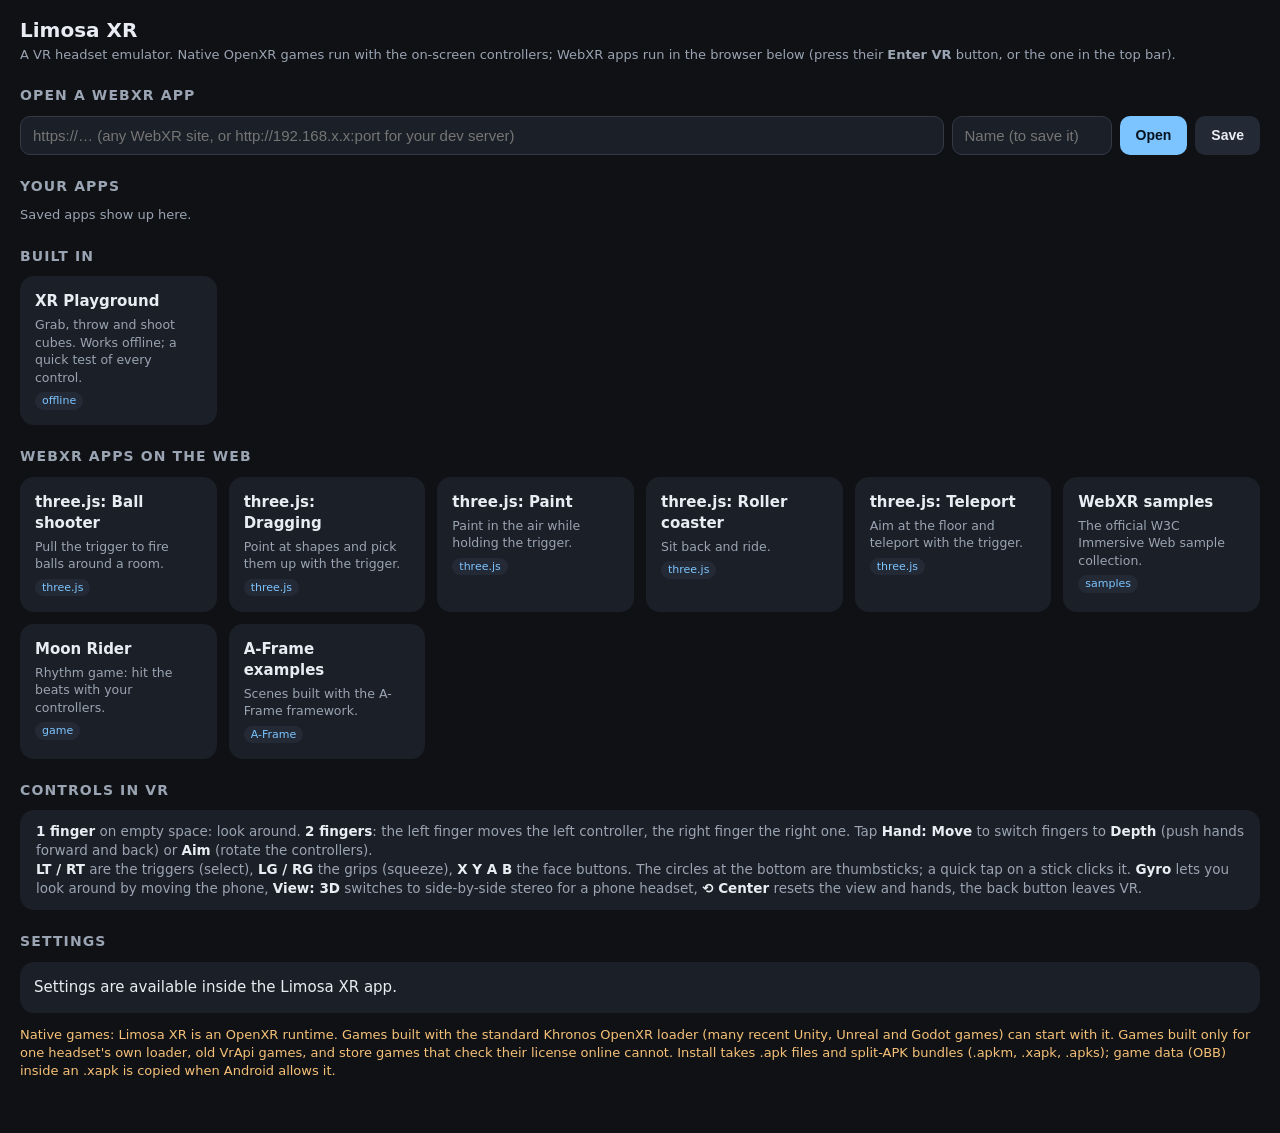
<file: xr/src/main/assets/home/index.html>
<!doctype html>
<html lang="en">
<head>
<meta charset="utf-8">
<meta name="viewport" content="width=device-width, initial-scale=1">
<title>Limosa XR Home</title>
<style>
  :root { --bg:#0f1115; --card:#1b1f27; --card2:#242a35; --text:#e9edf3; --dim:#9aa4b2; --accent:#7cc4ff; --warn:#f6c177; }
  * { box-sizing:border-box; }
  body { margin:0; background:var(--bg); color:var(--text); font:15px/1.4 system-ui, sans-serif; padding:16px 20px 40px; }
  h1 { font-size:20px; margin:0 0 2px; }
  h2 { font-size:14px; text-transform:uppercase; letter-spacing:.08em; color:var(--dim); margin:22px 0 10px; }
  .sub { color:var(--dim); font-size:13px; }
  .grid { display:grid; grid-template-columns:repeat(auto-fill, minmax(190px, 1fr)); gap:12px; }
  .card { background:var(--card); border-radius:14px; padding:14px; cursor:pointer; position:relative; border:1px solid transparent; }
  .card:active { border-color:var(--accent); }
  .card .t { font-weight:600; margin-bottom:4px; padding-right:18px; }
  .card .d { color:var(--dim); font-size:12.5px; }
  .card .x { position:absolute; right:8px; top:6px; color:var(--dim); font-size:18px; padding:2px 6px; }
  .tag { display:inline-block; font-size:11px; padding:1px 7px; border-radius:10px; background:var(--card2); color:var(--accent); margin-top:6px; }
  form { display:flex; gap:8px; flex-wrap:wrap; }
  input[type=text], input[type=url] { flex:1 1 160px; background:var(--card); color:var(--text); border:1px solid #333a46; border-radius:10px; padding:10px 12px; font-size:15px; min-width:0; }
  button { background:var(--accent); color:#06121d; border:0; border-radius:10px; padding:10px 16px; font-weight:600; font-size:14px; }
  .settings { background:var(--card); border-radius:14px; padding:6px 14px; }
  .row { display:flex; align-items:center; justify-content:space-between; gap:12px; padding:9px 0; border-bottom:1px solid #2a303b; }
  .row:last-child { border-bottom:0; }
  .row label { flex:1; }
  .row small { display:block; color:var(--dim); }
  .row output { width:52px; text-align:right; color:var(--accent); font-variant-numeric:tabular-nums; }
  input[type=range] { width:150px; }
  .help { background:var(--card); border-radius:14px; padding:12px 16px; color:var(--dim); font-size:13.5px; }
  .help b { color:var(--text); }
  .note { color:var(--warn); font-size:13px; }
  .apps { display:flex; flex-direction:column; gap:8px; }
  .app { background:var(--card); border-radius:12px; padding:10px 12px; display:flex; align-items:center; gap:12px; }
  .app .info { flex:1; min-width:0; }
  .app .n { font-weight:600; overflow:hidden; text-overflow:ellipsis; white-space:nowrap; }
  .app .s { font-size:12.5px; color:var(--dim); }
  .app .d { font-size:11.5px; color:var(--dim); opacity:.8; overflow-wrap:anywhere; }
  .ok { color:#8be28b; } .bad { color:#ff8f8f; } .maybe { color:var(--warn); }
  .row2 { display:flex; gap:8px; flex-wrap:wrap; margin-bottom:10px; }
  .btn2 { background:var(--card2); color:var(--text); }
  pre.log { background:#07090c; color:#b9c3cf; border-radius:10px; padding:10px; font-size:11.5px; max-height:260px; overflow:auto; white-space:pre-wrap; word-break:break-all; margin:8px 0 0; }
  .status { font-size:13px; margin-bottom:10px; }
</style>
</head>
<body>
  <h1>Limosa XR</h1>
  <div class="sub">A VR headset emulator. Native OpenXR games run with the on-screen controllers; WebXR apps run in the browser below (press their <b>Enter VR</b> button, or the one in the top bar).</div>

  <div id="native" hidden>
    <h2>Native VR games (APK)</h2>
    <div class="status" id="rtstatus"></div>
    <div class="row2">
      <button type="button" id="installApk">Install APK / APKM…</button>
      <button type="button" class="btn2" id="refreshApps">Refresh</button>
      <button type="button" class="btn2" id="showLog">Runtime log</button>
    </div>
    <div class="row2" style="align-items:center">
      <input type="text" id="appFilter" placeholder="Search installed apps" style="flex:1 1 160px">
      <label style="color:var(--dim);display:inline-flex;gap:6px;align-items:center"><input type="checkbox" id="allApps"> Show all apps</label>
    </div>
    <div class="status" id="ctlstatus"></div>
    <div class="apps" id="apps"><div class="sub">Looking for installed VR games…</div></div>
    <div id="logbox" hidden>
      <pre class="log" id="log"></pre>
      <div class="row2" style="margin-top:8px"><button type="button" class="btn2" id="reloadLog">Reload</button><button type="button" class="btn2" id="clearLog">Clear</button></div>
    </div>
  </div>

  <h2>Open a WebXR app</h2>
  <form id="open">
    <input type="url" id="url" placeholder="https://… (any WebXR site, or http://192.168.x.x:port for your dev server)" autocomplete="off">
    <input type="text" id="name" placeholder="Name (to save it)" style="flex:0 1 160px">
    <button type="submit">Open</button>
    <button type="button" id="save" style="background:var(--card2);color:var(--text)">Save</button>
  </form>

  <h2>Your apps</h2>
  <div class="grid" id="mine"></div>

  <h2>Built in</h2>
  <div class="grid" id="builtin"></div>

  <h2>WebXR apps on the web</h2>
  <div class="grid" id="web"></div>

  <h2>Controls in VR</h2>
  <div class="help">
    <b>1 finger</b> on empty space: look around. <b>2 fingers</b>: the left finger moves the left controller, the right finger the right one.
    Tap <b>Hand: Move</b> to switch fingers to <b>Depth</b> (push hands forward and back) or <b>Aim</b> (rotate the controllers).<br>
    <b>LT / RT</b> are the triggers (select), <b>LG / RG</b> the grips (squeeze), <b>X Y A B</b> the face buttons. The circles at the
    bottom are thumbsticks; a quick tap on a stick clicks it. <b>Gyro</b> lets you look around by moving the phone, <b>View: 3D</b>
    switches to side-by-side stereo for a phone headset, <b>⟲ Center</b> resets the view and hands, the back button leaves VR.
  </div>

  <h2>Settings</h2>
  <div class="settings" id="settings"></div>
  <p class="note">Native games: Limosa XR is an OpenXR runtime. Games built with the standard Khronos OpenXR loader (many recent
    Unity, Unreal and Godot games) can start with it. Games built only for one headset's own loader, old VrApi games, and store
    games that check their license online cannot. Install takes .apk files and split-APK bundles (.apkm, .xapk, .apks); game data (OBB) inside an .xapk is copied when Android allows it.</p>

<script>
(function () {
  var bridge = window.QuestXR;
  var BUILTIN = [
    { name: 'XR Playground', url: '../apps/playground/index.html', desc: 'Grab, throw and shoot cubes. Works offline; a quick test of every control.', tag: 'offline' },
  ];
  var WEB = [
    { name: 'three.js: Ball shooter', url: 'https://threejs.org/examples/webxr_xr_ballshooter.html', desc: 'Pull the trigger to fire balls around a room.', tag: 'three.js' },
    { name: 'three.js: Dragging', url: 'https://threejs.org/examples/webxr_xr_dragging.html', desc: 'Point at shapes and pick them up with the trigger.', tag: 'three.js' },
    { name: 'three.js: Paint', url: 'https://threejs.org/examples/webxr_xr_paint.html', desc: 'Paint in the air while holding the trigger.', tag: 'three.js' },
    { name: 'three.js: Roller coaster', url: 'https://threejs.org/examples/webxr_vr_rollercoaster.html', desc: 'Sit back and ride.', tag: 'three.js' },
    { name: 'three.js: Teleport', url: 'https://threejs.org/examples/webxr_vr_teleport.html', desc: 'Aim at the floor and teleport with the trigger.', tag: 'three.js' },
    { name: 'WebXR samples', url: 'https://immersive-web.github.io/webxr-samples/', desc: 'The official W3C Immersive Web sample collection.', tag: 'samples' },
    { name: 'Moon Rider', url: 'https://moonrider.xyz/', desc: 'Rhythm game: hit the beats with your controllers.', tag: 'game' },
    { name: 'A-Frame examples', url: 'https://aframe.io/examples/', desc: 'Scenes built with the A-Frame framework.', tag: 'A-Frame' },
  ];
  function load() { try { return JSON.parse(localStorage.getItem('apps') || '[]'); } catch (e) { return []; } }
  function store(a) { try { localStorage.setItem('apps', JSON.stringify(a)); } catch (e) {} }
  function card(app, removable, i) {
    var el = document.createElement('div');
    el.className = 'card';
    el.innerHTML = '<div class="t"></div><div class="d"></div>' + (app.tag ? '<span class="tag"></span>' : '') + (removable ? '<span class="x" title="Remove">×</span>' : '');
    el.querySelector('.t').textContent = app.name;
    el.querySelector('.d').textContent = app.desc || app.url;
    if (app.tag) el.querySelector('.tag').textContent = app.tag;
    el.onclick = function (e) {
      if (e.target.className === 'x') { var a = load(); a.splice(i, 1); store(a); render(); return; }
      location.href = app.url;
    };
    return el;
  }
  function render() {
    var mine = document.getElementById('mine');
    mine.innerHTML = '';
    var apps = load();
    if (!apps.length) mine.innerHTML = '<div class="sub">Saved apps show up here.</div>';
    apps.forEach(function (a, i) { mine.appendChild(card(a, true, i)); });
    ['builtin', 'web'].forEach(function (id) {
      var g = document.getElementById(id);
      g.innerHTML = '';
      (id === 'builtin' ? BUILTIN : WEB).forEach(function (a) { g.appendChild(card(a, false)); });
    });
  }
  function normalize(u) {
    u = u.trim();
    if (!u) return '';
    if (!/^[a-z]+:\/\//i.test(u)) u = (/^(localhost|\d+\.\d+\.\d+\.\d+)/.test(u) ? 'http://' : 'https://') + u;
    return u;
  }
  document.getElementById('open').onsubmit = function (e) {
    e.preventDefault();
    var u = normalize(document.getElementById('url').value);
    if (u) location.href = u;
  };
  document.getElementById('save').onclick = function () {
    var u = normalize(document.getElementById('url').value);
    if (!u) return;
    var n = document.getElementById('name').value.trim() || u.replace(/^https?:\/\//, '');
    var a = load(); a.push({ name: n, url: u }); store(a); render();
    document.getElementById('url').value = ''; document.getElementById('name').value = '';
  };

  // Settings live in the app (SharedPreferences) so they apply to every site.
  var S = {};
  try { S = bridge ? JSON.parse(bridge.settings()) : {}; } catch (e) {}
  var defs = [
    { k: 'questUserAgent', type: 'bool', label: 'Report a VR headset browser', help: 'Some sites only offer VR to headset browsers. Reload the page after changing.' },
    { k: 'gyro', type: 'bool', label: 'Look around with the gyro', help: S.gyroAvailable === false ? 'This phone has no rotation sensor.' : 'Move the phone to look. You can also toggle it in VR.' },
    { k: 'stereo', type: 'bool', label: 'Side-by-side 3D', help: 'For phone VR headsets. Flat view is easier to play on a screen.' },
    { k: 'eyeHeight', type: 'range', label: 'Eye height', min: 0.8, max: 2.1, step: 0.05, unit: ' m' },
    { k: 'fov', type: 'range', label: 'Field of view', min: 50, max: 110, step: 1, unit: '°' },
    { k: 'ipd', type: 'range', label: 'Eye distance (3D)', min: 0.05, max: 0.075, step: 0.001, unit: '', fmt: function (v) { return Math.round(v * 1000) + ' mm'; } },
    { k: 'renderScale', type: 'range', label: 'Render resolution', min: 0.25, max: 1, step: 0.05, fmt: function (v) { return Math.round(v * 100) + '%'; }, help: 'Lower it if apps run slowly.' },
  ];
  var box = document.getElementById('settings');
  defs.forEach(function (d) {
    var row = document.createElement('div');
    row.className = 'row';
    var lab = document.createElement('label');
    lab.textContent = d.label;
    if (d.help) { var sm = document.createElement('small'); sm.textContent = d.help; lab.appendChild(sm); }
    row.appendChild(lab);
    var input = document.createElement('input');
    if (d.type === 'bool') {
      input.type = 'checkbox';
      input.checked = !!S[d.k];
      input.onchange = function () { bridge && bridge.setSetting(d.k, String(input.checked)); };
      row.appendChild(input);
    } else {
      input.type = 'range'; input.min = d.min; input.max = d.max; input.step = d.step;
      input.value = S[d.k] !== undefined ? S[d.k] : d.min;
      var out = document.createElement('output');
      var show = function () { var v = parseFloat(input.value); out.textContent = d.fmt ? d.fmt(v) : (Math.round(v * 100) / 100) + (d.unit || ''); };
      show();
      input.oninput = show;
      input.onchange = function () { bridge && bridge.setSetting(d.k, input.value); };
      row.appendChild(input);
      row.appendChild(out);
    }
    box.appendChild(row);
  });
  if (!bridge) box.innerHTML = '<div class="row"><label>Settings are available inside the Limosa XR app.</label></div>';
  render();

  // ---- Native games: talks to the app over a channel only this page can use.
  var home = window.limosaHome;
  if (home) {
    document.getElementById('native').hidden = false;
    var seq = 0, waiting = {};
    home.onmessage = function (e) {
      var m; try { m = JSON.parse(e.data); } catch (err) { return; }
      if (m.event) { onEvent(m.event, m.data); return; }
      var cb = waiting[m.id]; delete waiting[m.id];
      if (cb) cb(m.result);
    };
    var call = function (cmd, args, cb) { var id = ++seq; waiting[id] = cb || function () {}; home.postMessage(JSON.stringify({ id: id, cmd: cmd, args: args || {} })); };
    var VERDICT = {
      'compatible': ['ok', 'Uses the standard OpenXR loader: should start with Limosa XR'],
      'unknown': ['maybe', 'No OpenXR loader found in the APK: may not be a native VR game'],
      'headset-loader': ['bad', 'Uses a headset-only OpenXR loader: it cannot find Limosa XR'],
      'vrapi': ['bad', 'Uses the old VrApi instead of OpenXR: not supported'],
      'wrong-abi': ['bad', 'Built for a different processor type (e.g. 32-bit only)'],
      'ovrplugin': ['bad', "Uses Meta's OVRPlugin without its own OpenXR loader: it only talks to Meta's headset software"],
      'flat': ['maybe', 'No VR parts found: this looks like a normal phone app (for example the phone version of a game)'],
    };
    var appList = [];
    var apps = document.getElementById('apps');
    var filterEl = document.getElementById('appFilter'), allEl = document.getElementById('allApps');
    var renderApps = function () {
      var q = filterEl.value.trim().toLowerCase();
      var list = appList.filter(function (a) { return !q || a.name.toLowerCase().indexOf(q) >= 0 || a.pkg.toLowerCase().indexOf(q) >= 0; });
      apps.innerHTML = '';
      if (!list.length) {
        apps.innerHTML = '<div class="sub">' + (appList.length ? 'No app matches.' + (allEl.checked ? '' : ' Turn on <b>Show all apps</b> to search everything installed.') :
          allEl.checked ? 'No apps found.' : 'No VR games found. Turn on <b>Show all apps</b> to see everything installed, or use <b>Install APK / APKM…</b>.') + '</div>';
        return;
      }
      list.forEach(function (a) {
        var v = VERDICT[a.verdict] || VERDICT.unknown;
        var el = document.createElement('div');
        el.className = 'app';
        el.innerHTML = '<div class="info"><div class="n"></div><div class="s"></div><div class="d"></div></div>' +
          '<button type="button" class="btn2 ctl" title="Open with the controller over it">🎮 Controls</button><button type="button" class="play"></button>';
        el.querySelector('.n').textContent = a.name;
        var st = el.querySelector('.s');
        st.className = 's ' + v[0];
        st.textContent = v[1];
        var details = a.pkg;
        if (a.signals && a.signals.length) details += ' · found: ' + a.signals.join(', ');
        if (a.abis && a.abis.length) details += ' · ' + a.abis.join('/');
        if (a.scanError) details += ' · could not read the APK: ' + a.scanError;
        el.querySelector('.d').textContent = details;
        var b = el.querySelector('button.play');
        el.querySelector('button.ctl').onclick = function () {
          call('playWithControls', { pkg: a.pkg }, function (err) { if (err) { alert(err); loadControls(); } });
        };
        b.textContent = a.verdict === 'compatible' || a.verdict === 'unknown' ? 'Play' : 'Try anyway';
        if (a.verdict !== 'compatible' && a.verdict !== 'unknown') b.className = 'btn2';
        if (!a.launchable) { b.disabled = true; b.textContent = 'No launcher'; }
        b.onclick = function () { call('launch', { pkg: a.pkg }, function (err) { if (err) alert(err); }); };
        apps.appendChild(el);
      });
    };
    var loadApps = function () {
      apps.innerHTML = '<div class="sub">Looking at installed apps…</div>';
      call('apps', { all: allEl.checked }, function (list) { appList = list || []; renderApps(); });
    };
    filterEl.oninput = renderApps;
    allEl.onchange = loadApps;
    // ---- Controls over any app (Shizuku).
    var ctl = document.getElementById('ctlstatus');
    var loadControls = function () {
      call('controlsState', {}, function (st) {
        if (!st) return;
        ctl.innerHTML = '';
        var ready = st.overlay && st.shizukuRunning && st.permission;
        var head = document.createElement('div');
        head.className = ready ? 'ok' : 'maybe';
        head.textContent = ready ? '🎮 Controls over any app are ready: tap 🎮 Controls next to an app.'
          : '🎮 Controls over any app (games, phone VR apps) need a one-time setup:';
        ctl.appendChild(head);
        if (ready) return;
        var steps = [
          [st.overlay, 'Allow "display over other apps"', 'overlay'],
          [st.shizukuInstalled, 'Install Shizuku (free)', 'getShizuku'],
          [st.shizukuRunning, 'Start Shizuku (with Wireless debugging; again after each reboot)', 'openShizuku'],
          [st.permission, 'Allow Limosa XR in Shizuku', 'permission'],
        ];
        steps.forEach(function (s, i) {
          var row = document.createElement('div');
          row.style.cssText = 'display:flex;align-items:center;gap:8px;margin-top:6px';
          var label = document.createElement('span');
          label.className = s[0] ? 'ok' : '';
          label.style.flex = '1';
          label.textContent = (s[0] ? '✓ ' : (i + 1) + '. ') + s[1];
          row.appendChild(label);
          if (!s[0]) {
            var b = document.createElement('button');
            b.type = 'button';
            b.className = 'btn2';
            b.textContent = 'Do it';
            b.onclick = function () { call('controlsSetup', { step: s[2] }, function (err) { if (err) alert(err); setTimeout(loadControls, 800); }); };
            row.appendChild(b);
          }
          ctl.appendChild(row);
        });
      });
    };
    var rt = document.getElementById('rtstatus');
    var loadRuntime = function () {
      call('runtime', {}, function (r) {
        if (!r) return;
        rt.innerHTML = '';
        var line = document.createElement('div');
        if (!r.libPresent) { line.className = 'bad'; line.textContent = 'The runtime library is missing from this build of Limosa XR.'; }
        else if (!r.isOurs) { line.className = 'bad'; line.textContent = 'Another app (' + (r.brokerOwner || 'unknown') + ') is the OpenXR runtime broker. Uninstall it so games find Limosa XR.'; }
        else if (!r.enabled) { line.className = 'maybe'; line.textContent = 'The Limosa XR OpenXR runtime is turned off.'; }
        else { line.className = 'ok'; line.textContent = 'Limosa XR is the OpenXR runtime for native games (' + r.abi + ').'; }
        rt.appendChild(line);
        var lab = document.createElement('label');
        lab.style.cssText = 'display:inline-flex;gap:8px;align-items:center;margin-top:6px;color:var(--dim)';
        lab.innerHTML = '<input type="checkbox"> Use Limosa XR as the OpenXR runtime';
        var cb = lab.querySelector('input');
        cb.checked = !!r.enabled;
        cb.onchange = function () { call('setRuntimeEnabled', { on: cb.checked }, loadRuntime); };
        rt.appendChild(lab);
      });
    };
    var logbox = document.getElementById('logbox'), logEl = document.getElementById('log');
    var loadLog = function () { call('log', {}, function (t) { logEl.textContent = t || 'Nothing yet. Start a game and come back.'; logEl.scrollTop = logEl.scrollHeight; }); };
    document.getElementById('showLog').onclick = function () { logbox.hidden = !logbox.hidden; if (!logbox.hidden) loadLog(); };
    document.getElementById('reloadLog').onclick = loadLog;
    document.getElementById('clearLog').onclick = function () { call('clearLog', {}, loadLog); };
    document.getElementById('refreshApps').onclick = function () { loadApps(); loadRuntime(); };
    document.getElementById('installApk').onclick = function () { call('install'); };
    var onEvent = function (name, data) {
      if (name === 'installing') apps.insertAdjacentHTML('afterbegin', '<div class="sub">Installing… Android will ask you to confirm.</div>');
      if (name === 'installed') { if (data && data !== 'ok') alert('Install: ' + data); loadApps(); }
      if (name === 'note') alert(data);
      if (name === 'controls') loadControls();
    };
    loadRuntime();
    loadControls();
    loadApps();
    document.addEventListener('visibilitychange', function () { if (!document.hidden) { loadApps(); loadRuntime(); loadControls(); } });
  }
})();
</script>
</body>
</html>
</file>
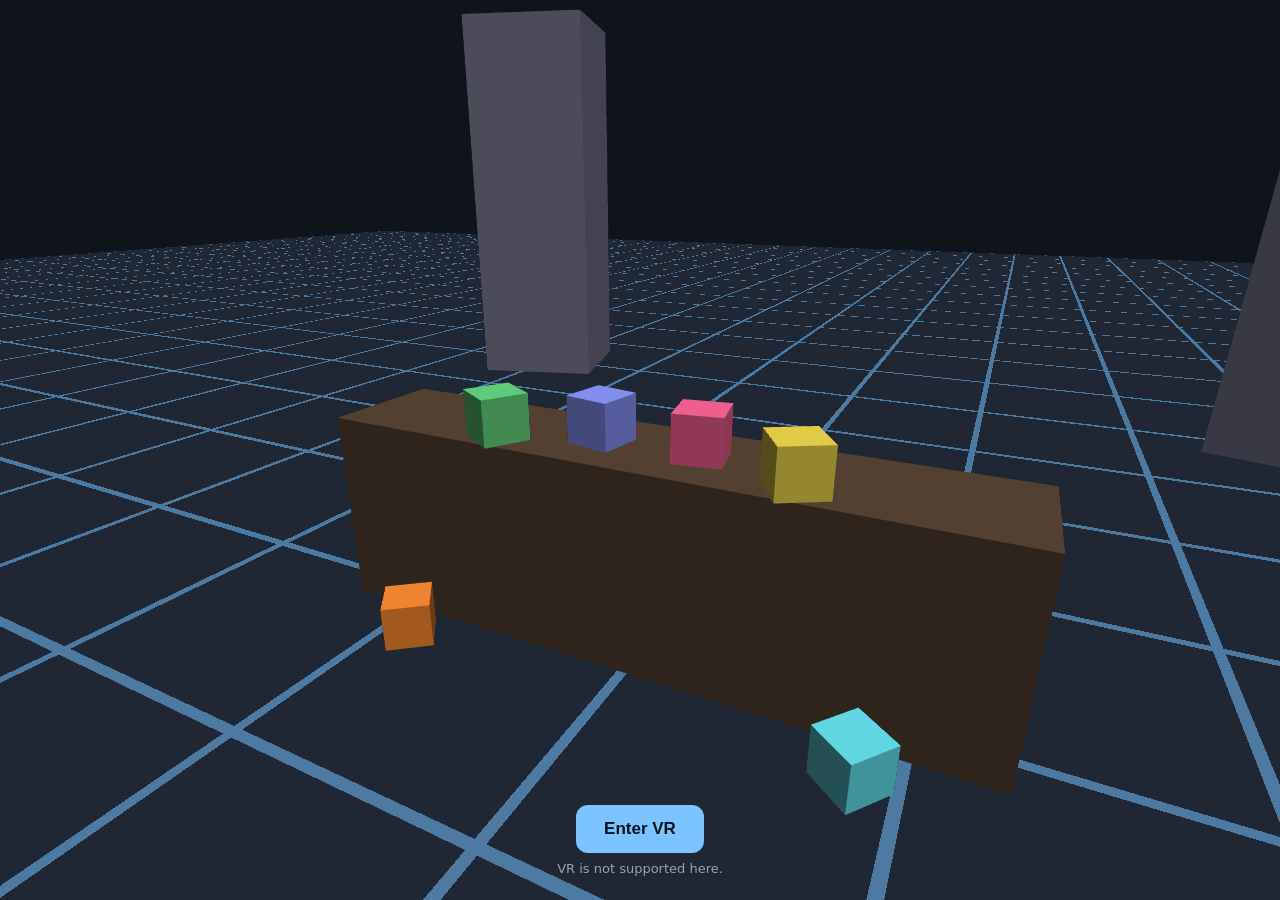
<file: xr/src/main/assets/apps/playground/index.html>
<!doctype html>
<html lang="en">
<head>
<meta charset="utf-8">
<meta name="viewport" content="width=device-width, initial-scale=1, user-scalable=no">
<title>XR Playground</title>
<style>
  html, body { margin:0; height:100%; background:#10141b; color:#e9edf3; font:15px system-ui, sans-serif; overflow:hidden; }
  canvas { display:block; width:100%; height:100%; }
  #ui { position:fixed; left:0; right:0; bottom:24px; text-align:center; }
  #enter { background:#7cc4ff; color:#06121d; border:0; border-radius:12px; padding:14px 28px; font-size:17px; font-weight:700; }
  #msg { margin-top:8px; color:#9aa4b2; font-size:13px; }
</style>
</head>
<body>
<canvas id="c"></canvas>
<div id="ui">
  <button id="enter">Enter VR</button>
  <div id="msg">Grip (LG/RG) near a cube to grab and throw it · Trigger shoots · Left stick walks · Right stick turns · A resets</div>
</div>
<script>
(function () {
  'use strict';
  // ------------------------------------------------------------ tiny mat4 (column-major) --
  var M = {
    ident: function () { return new Float32Array([1,0,0,0, 0,1,0,0, 0,0,1,0, 0,0,0,1]); },
    mul: function (a, b) {
      var o = new Float32Array(16);
      for (var c = 0; c < 4; c++) for (var r = 0; r < 4; r++)
        o[c*4+r] = a[r]*b[c*4] + a[4+r]*b[c*4+1] + a[8+r]*b[c*4+2] + a[12+r]*b[c*4+3];
      return o;
    },
    trs: function (t, yaw, s) {
      var c = Math.cos(yaw), n = Math.sin(yaw);
      s = s || [1,1,1];
      return new Float32Array([c*s[0],0,-n*s[0],0, 0,s[1],0,0, n*s[2],0,c*s[2],0, t[0],t[1],t[2],1]);
    },
    scale: function (s) { return new Float32Array([s[0],0,0,0, 0,s[1],0,0, 0,0,s[2],0, 0,0,0,1]); },
    translate: function (t) { var m = M.ident(); m[12]=t[0]; m[13]=t[1]; m[14]=t[2]; return m; },
    invert: function (m) {
      var inv = new Float32Array(16), i;
      inv[0]=m[5]*m[10]*m[15]-m[5]*m[11]*m[14]-m[9]*m[6]*m[15]+m[9]*m[7]*m[14]+m[13]*m[6]*m[11]-m[13]*m[7]*m[10];
      inv[4]=-m[4]*m[10]*m[15]+m[4]*m[11]*m[14]+m[8]*m[6]*m[15]-m[8]*m[7]*m[14]-m[12]*m[6]*m[11]+m[12]*m[7]*m[10];
      inv[8]=m[4]*m[9]*m[15]-m[4]*m[11]*m[13]-m[8]*m[5]*m[15]+m[8]*m[7]*m[13]+m[12]*m[5]*m[11]-m[12]*m[7]*m[9];
      inv[12]=-m[4]*m[9]*m[14]+m[4]*m[10]*m[13]+m[8]*m[5]*m[14]-m[8]*m[6]*m[13]-m[12]*m[5]*m[10]+m[12]*m[6]*m[9];
      inv[1]=-m[1]*m[10]*m[15]+m[1]*m[11]*m[14]+m[9]*m[2]*m[15]-m[9]*m[3]*m[14]-m[13]*m[2]*m[11]+m[13]*m[3]*m[10];
      inv[5]=m[0]*m[10]*m[15]-m[0]*m[11]*m[14]-m[8]*m[2]*m[15]+m[8]*m[3]*m[14]+m[12]*m[2]*m[11]-m[12]*m[3]*m[10];
      inv[9]=-m[0]*m[9]*m[15]+m[0]*m[11]*m[13]+m[8]*m[1]*m[15]-m[8]*m[3]*m[13]-m[12]*m[1]*m[11]+m[12]*m[3]*m[9];
      inv[13]=m[0]*m[9]*m[14]-m[0]*m[10]*m[13]-m[8]*m[1]*m[14]+m[8]*m[2]*m[13]+m[12]*m[1]*m[10]-m[12]*m[2]*m[9];
      inv[2]=m[1]*m[6]*m[15]-m[1]*m[7]*m[14]-m[5]*m[2]*m[15]+m[5]*m[3]*m[14]+m[13]*m[2]*m[7]-m[13]*m[3]*m[6];
      inv[6]=-m[0]*m[6]*m[15]+m[0]*m[7]*m[14]+m[4]*m[2]*m[15]-m[4]*m[3]*m[14]-m[12]*m[2]*m[7]+m[12]*m[3]*m[6];
      inv[10]=m[0]*m[5]*m[15]-m[0]*m[7]*m[13]-m[4]*m[1]*m[15]+m[4]*m[3]*m[13]+m[12]*m[1]*m[7]-m[12]*m[3]*m[5];
      inv[14]=-m[0]*m[5]*m[14]+m[0]*m[6]*m[13]+m[4]*m[1]*m[14]-m[4]*m[2]*m[13]-m[12]*m[1]*m[6]+m[12]*m[2]*m[5];
      inv[3]=-m[1]*m[6]*m[11]+m[1]*m[7]*m[10]+m[5]*m[2]*m[11]-m[5]*m[3]*m[10]-m[9]*m[2]*m[7]+m[9]*m[3]*m[6];
      inv[7]=m[0]*m[6]*m[11]-m[0]*m[7]*m[10]-m[4]*m[2]*m[11]+m[4]*m[3]*m[10]+m[8]*m[2]*m[7]-m[8]*m[3]*m[6];
      inv[11]=-m[0]*m[5]*m[11]+m[0]*m[7]*m[9]+m[4]*m[1]*m[11]-m[4]*m[3]*m[9]-m[8]*m[1]*m[7]+m[8]*m[3]*m[5];
      inv[15]=m[0]*m[5]*m[10]-m[0]*m[6]*m[9]-m[4]*m[1]*m[10]+m[4]*m[2]*m[9]+m[8]*m[1]*m[6]-m[8]*m[2]*m[5];
      var det = m[0]*inv[0]+m[1]*inv[4]+m[2]*inv[8]+m[3]*inv[12];
      det = det ? 1/det : 0;
      for (i = 0; i < 16; i++) inv[i] *= det;
      return inv;
    },
    perspective: function (fovy, aspect, near, far) {
      var f = 1/Math.tan(fovy/2), nf = 1/(near-far);
      return new Float32Array([f/aspect,0,0,0, 0,f,0,0, 0,0,(far+near)*nf,-1, 0,0,2*far*near*nf,0]);
    },
  };

  // ------------------------------------------------------------------- GL setup --
  var canvas = document.getElementById('c');
  var gl = canvas.getContext('webgl', { antialias: true, xrCompatible: true });
  var vs = 'attribute vec3 p; attribute vec3 n; uniform mat4 P, V, W; varying vec3 vn; varying vec3 wp;' +
    'void main(){ vec4 w = W*vec4(p,1.0); wp = w.xyz; vn = mat3(W)*n; gl_Position = P*V*w; }';
  var fs = 'precision mediump float; uniform vec3 col; uniform float grid; varying vec3 vn; varying vec3 wp;' +
    'void main(){ vec3 l = normalize(vec3(0.4,1.0,0.3)); float d = 0.35 + 0.65*max(dot(normalize(vn),l),0.0);' +
    ' vec3 c = col;' +
    ' if (grid > 0.5) { vec2 g = abs(fract(wp.xz) - 0.5); float line = step(0.48, max(g.x,g.y)); c = mix(c, vec3(0.45,0.75,1.0), line*0.6); }' +
    ' gl_FragColor = vec4(c*d, 1.0); }';
  function sh(type, src) { var s = gl.createShader(type); gl.shaderSource(s, src); gl.compileShader(s); return s; }
  var prog = gl.createProgram();
  gl.attachShader(prog, sh(gl.VERTEX_SHADER, vs));
  gl.attachShader(prog, sh(gl.FRAGMENT_SHADER, fs));
  gl.linkProgram(prog);
  var U = {}; ['P','V','W','col','grid'].forEach(function (k) { U[k] = gl.getUniformLocation(prog, k); });
  var aP = gl.getAttribLocation(prog, 'p'), aN = gl.getAttribLocation(prog, 'n');

  // Unit cube centred on the origin (36 vertices with normals).
  var data = [];
  var faces = [[0,0,1],[0,0,-1],[1,0,0],[-1,0,0],[0,1,0],[0,-1,0]];
  faces.forEach(function (n) {
    var u = n[1] !== 0 ? [1,0,0] : [0,1,0];
    var v = [n[1]*u[2]-n[2]*u[1], n[2]*u[0]-n[0]*u[2], n[0]*u[1]-n[1]*u[0]];
    var corners = [[-1,-1],[1,-1],[1,1],[-1,-1],[1,1],[-1,1]];
    corners.forEach(function (c) {
      data.push(0.5*(n[0]+c[0]*u[0]+c[1]*v[0]), 0.5*(n[1]+c[0]*u[1]+c[1]*v[1]), 0.5*(n[2]+c[0]*u[2]+c[1]*v[2]), n[0], n[1], n[2]);
    });
  });
  var buf = gl.createBuffer();
  gl.bindBuffer(gl.ARRAY_BUFFER, buf);
  gl.bufferData(gl.ARRAY_BUFFER, new Float32Array(data), gl.STATIC_DRAW);

  // ------------------------------------------------------------------- the world --
  var cubes = [];
  function resetCubes() {
    cubes = [];
    var colors = [[1,.55,.2],[.4,.85,.5],[.55,.6,1],[1,.4,.6],[.95,.85,.3],[.4,.9,.95]];
    for (var i = 0; i < 6; i++) {
      var a = -0.9 + i * 0.36;
      cubes.push({ pos: [Math.sin(a)*1.1, 1.0, -Math.cos(a)*1.1], vel: [0,0,0], yaw: a, size: 0.18, col: colors[i], held: null });
    }
  }
  resetCubes();
  var player = { pos: [0, 0, 0], yaw: 0 };
  var turnReady = true;
  var lastYaw = 0;

  function drawBox(m, col, grid) {
    gl.uniformMatrix4fv(U.W, false, m);
    gl.uniform3fv(U.col, col);
    gl.uniform1f(U.grid, grid ? 1 : 0);
    gl.drawArrays(gl.TRIANGLES, 0, 36);
  }
  function drawScene(P, V, hands) {
    gl.useProgram(prog);
    gl.bindBuffer(gl.ARRAY_BUFFER, buf);
    gl.enableVertexAttribArray(aP); gl.vertexAttribPointer(aP, 3, gl.FLOAT, false, 24, 0);
    gl.enableVertexAttribArray(aN); gl.vertexAttribPointer(aN, 3, gl.FLOAT, false, 24, 12);
    gl.uniformMatrix4fv(U.P, false, P);
    gl.uniformMatrix4fv(U.V, false, V);
    drawBox(M.trs([0, -0.05, 0], 0, [40, 0.1, 40]), [0.13, 0.16, 0.22], true);      // floor
    drawBox(M.trs([0, 0.4, -1.1], 0, [2.6, 0.8, 0.5]), [0.35, 0.27, 0.2]);              // table
    drawBox(M.trs([-3, 1.5, -5], 0.3, [1, 3, 1]), [0.5, 0.5, 0.6]);                     // pillars
    drawBox(M.trs([3, 1.5, -5], -0.3, [1, 3, 1]), [0.5, 0.5, 0.6]);
    drawBox(M.trs([0, 0.5, 4], 0, [6, 1, 0.3]), [0.3, 0.35, 0.45]);
    cubes.forEach(function (c) { drawBox(c.held ? M.mul(c.held.mat, c.held.rel) : M.trs(c.pos, c.yaw, [c.size, c.size, c.size]), c.col); });
    (hands || []).forEach(function (h) {
      var col = h.handedness === 'left' ? [0.45, 0.75, 1] : [1, 0.65, 0.35];
      drawBox(M.mul(h.grip, M.scale([0.05, 0.05, 0.12])), col);
      if (h.ray) drawBox(M.mul(h.ray, M.mul(M.translate([0, 0, -0.6]), M.scale([0.004, 0.004, 1.2]))), h.firing ? [1, 1, 0.4] : [0.9, 0.9, 0.9]);
    });
  }

  // ------------------------------------------------------------------- physics --
  function step(dt) {
    cubes.forEach(function (c) {
      if (c.held) return;
      c.vel[1] -= 9.8 * dt;
      for (var i = 0; i < 3; i++) c.pos[i] += c.vel[i] * dt;
      var floor = c.size / 2;
      // Table top.
      if (Math.abs(c.pos[0]) < 1.3 && Math.abs(c.pos[2] + 1.1) < 0.25 && c.pos[1] < 0.8 + c.size / 2 && c.pos[1] > 0.6) floor = 0.8 + c.size / 2;
      if (c.pos[1] < floor) {
        c.pos[1] = floor;
        c.vel[1] = Math.abs(c.vel[1]) > 1 ? -c.vel[1] * 0.35 : 0;
        c.vel[0] *= 0.85; c.vel[2] *= 0.85;
      }
    });
  }

  // ------------------------------------------------------------------- inline preview --
  var session = null, refBase = null, last = 0;
  function preview(t) {
    if (session) return;
    var w = canvas.clientWidth * devicePixelRatio, h = canvas.clientHeight * devicePixelRatio;
    if (canvas.width !== w || canvas.height !== h) { canvas.width = w; canvas.height = h; }
    gl.bindFramebuffer(gl.FRAMEBUFFER, null);
    gl.viewport(0, 0, w, h);
    gl.clearColor(0.06, 0.08, 0.11, 1); gl.enable(gl.DEPTH_TEST);
    gl.clear(gl.COLOR_BUFFER_BIT | gl.DEPTH_BUFFER_BIT);
    var a = t * 0.0002;
    var eye = M.trs([Math.sin(a) * 2.4, 1.7, Math.cos(a) * 2.4 - 1], a, [1, 1, 1]);
    var tilt = new Float32Array([1,0,0,0, 0,Math.cos(-0.35),Math.sin(-0.35),0, 0,-Math.sin(-0.35),Math.cos(-0.35),0, 0,0,0,1]);
    drawScene(M.perspective(1.1, w / h, 0.05, 100), M.invert(M.mul(eye, tilt)));
    var dt = Math.min(0.05, (t - last) / 1000 || 0); last = t; step(dt);
    requestAnimationFrame(preview);
  }
  requestAnimationFrame(preview);

  // ------------------------------------------------------------------- VR --
  var enter = document.getElementById('enter');
  var msg = document.getElementById('msg');
  if (!navigator.xr) { enter.disabled = true; msg.textContent = 'WebXR is not available in this browser.'; }
  else navigator.xr.isSessionSupported('immersive-vr').then(function (ok) { if (!ok) { enter.disabled = true; msg.textContent = 'VR is not supported here.'; } });

  enter.onclick = function () {
    navigator.xr.requestSession('immersive-vr', { optionalFeatures: ['local-floor', 'bounded-floor'] }).then(function (s) {
      session = s;
      window.__session = s;
      s.updateRenderState({ baseLayer: new XRWebGLLayer(s, gl) });
      s.requestReferenceSpace('local-floor').catch(function () { return s.requestReferenceSpace('local'); }).then(function (ref) {
        refBase = ref;
        s.requestAnimationFrame(onXRFrame);
      });
      s.addEventListener('end', function () { session = null; window.__session = null; requestAnimationFrame(preview); });
      s.addEventListener('squeezestart', function (e) { grab(e.inputSource, e.frame); });
      s.addEventListener('squeezeend', function (e) { drop(e.inputSource); });
      s.addEventListener('selectstart', function (e) { shoot(e.inputSource, e.frame); });
    });
  };

  var handState = {}; // per handedness: { grip, ray, prevPos, vel }
  function rigRef() {
    var c = Math.cos(player.yaw / 2), n = Math.sin(player.yaw / 2);
    var rig = new XRRigidTransform({ x: player.pos[0], y: player.pos[1], z: player.pos[2] }, { x: 0, y: n, z: 0, w: c });
    return refBase.getOffsetReferenceSpace(rig.inverse);
  }
  function pulse(src, v, ms) {
    var g = src.gamepad;
    var a = g && ((g.hapticActuators && g.hapticActuators[0]) || g.vibrationActuator);
    if (a && a.pulse) a.pulse(v, ms);
  }
  function grab(src, frame) {
    var hs = handState[src.handedness] || (handState[src.handedness] = {});
    var gpose = frame.getPose(src.gripSpace, rigRef());
    if (!gpose) return;
    hs.grip = gpose.transform.matrix;
    var gp = [hs.grip[12], hs.grip[13], hs.grip[14]];
    var best = null, bd = 0.28;
    cubes.forEach(function (c) {
      if (c.held) return;
      var d = Math.hypot(c.pos[0] - gp[0], c.pos[1] - gp[1], c.pos[2] - gp[2]);
      if (d < bd) { bd = d; best = c; }
    });
    if (!best) return;
    best.held = { hand: src.handedness, mat: hs.grip, rel: M.mul(M.invert(hs.grip), M.trs(best.pos, best.yaw, [best.size, best.size, best.size])) };
    pulse(src, 0.6, 40);
  }
  function drop(src) {
    var hs = handState[src.handedness];
    cubes.forEach(function (c) {
      if (!c.held || c.held.hand !== src.handedness) return;
      var m = M.mul(c.held.mat, c.held.rel);
      c.pos = [m[12], m[13], m[14]];
      c.vel = hs && hs.vel ? hs.vel.slice() : [0, 0, 0];
      c.held = null;
    });
  }
  function shoot(src, frame) {
    var hs = handState[src.handedness] || (handState[src.handedness] = {});
    var rpose = frame.getPose(src.targetRaySpace, rigRef());
    if (!rpose) return;
    hs.ray = rpose.transform.matrix;
    hs.firing = 6;
    var o = [hs.ray[12], hs.ray[13], hs.ray[14]], d = [-hs.ray[8], -hs.ray[9], -hs.ray[10]];
    var hit = null, ht = 50;
    cubes.forEach(function (c) {
      var oc = [c.pos[0] - o[0], c.pos[1] - o[1], c.pos[2] - o[2]];
      var t = oc[0] * d[0] + oc[1] * d[1] + oc[2] * d[2];
      if (t < 0) return;
      var dist = Math.hypot(oc[0] - d[0] * t, oc[1] - d[1] * t, oc[2] - d[2] * t);
      if (dist < c.size * 0.8 && t < ht) { ht = t; hit = c; }
    });
    pulse(src, hit ? 1 : 0.25, hit ? 60 : 20);
    if (hit && !hit.held) {
      hit.col = [Math.random() * 0.7 + 0.3, Math.random() * 0.7 + 0.3, Math.random() * 0.7 + 0.3];
      hit.vel = [d[0] * 3, 2.5, d[2] * 3];
    }
    window.__hits = (window.__hits || 0) + (hit ? 1 : 0);
  }

  function onXRFrame(t, frame) {
    var s = frame.session;
    s.requestAnimationFrame(onXRFrame);
    var dt = Math.min(0.05, (t - last) / 1000 || 0); last = t;

    // Locomotion from the thumbsticks (xr-standard axes 2/3).
    var a = 0;
    for (var i = 0; i < s.inputSources.length; i++) {
      var src = s.inputSources[i], gp = src.gamepad;
      if (!gp) continue;
      var x = gp.axes[2] || 0, y = gp.axes[3] || 0;
      if (src.handedness === 'left' && (Math.abs(x) > 0.1 || Math.abs(y) > 0.1)) {
        var c = Math.cos(lastYaw), n = Math.sin(lastYaw);
        // Forward is -z in the player's (head) yaw.
        player.pos[0] += (x * c + y * n) * 2 * dt;
        player.pos[2] += (-x * n + y * c) * 2 * dt;
      }
      if (src.handedness === 'right') {
        if (Math.abs(x) > 0.7 && turnReady) { player.yaw -= Math.sign(x) * Math.PI / 6; turnReady = false; }
        if (Math.abs(x) < 0.3) turnReady = true;
      }
      if (src.handedness === 'right' && gp.buttons[4] && gp.buttons[4].pressed) { resetCubes(); player.pos = [0, 0, 0]; player.yaw = 0; }
      a++;
    }
    var ref = rigRef();
    var pose = frame.getViewerPose(ref);
    if (pose) {
      // Yaw of the view direction in the world, used to walk where you look.
      var hm = pose.transform.matrix;
      lastYaw = Math.atan2(hm[8], hm[10]);
    }

    var hands = [];
    for (var j = 0; j < s.inputSources.length; j++) {
      var is = s.inputSources[j];
      var gpose = is.gripSpace && frame.getPose(is.gripSpace, ref);
      var rpose = frame.getPose(is.targetRaySpace, ref);
      if (!gpose) continue;
      var hs = handState[is.handedness] || (handState[is.handedness] = {});
      var m = gpose.transform.matrix;
      if (hs.grip && dt > 0) hs.vel = [(m[12] - hs.grip[12]) / dt, (m[13] - hs.grip[13]) / dt, (m[14] - hs.grip[14]) / dt];
      hs.grip = m;
      hs.ray = rpose ? rpose.transform.matrix : null;
      if (hs.firing) hs.firing--;
      hands.push({ handedness: is.handedness, grip: m, ray: hs.ray, firing: hs.firing > 0 });
      cubes.forEach(function (c) { if (c.held && c.held.hand === is.handedness) c.held.mat = m; });
    }
    step(dt);
    window.__frames = (window.__frames || 0) + 1;

    var layer = s.renderState.baseLayer;
    gl.bindFramebuffer(gl.FRAMEBUFFER, layer.framebuffer);
    gl.clearColor(0.06, 0.08, 0.11, 1);
    gl.enable(gl.DEPTH_TEST);
    gl.clear(gl.COLOR_BUFFER_BIT | gl.DEPTH_BUFFER_BIT);
    if (!pose) return;
    pose.views.forEach(function (v) {
      var vp = layer.getViewport(v);
      gl.viewport(vp.x, vp.y, vp.width, vp.height);
      drawScene(v.projectionMatrix, v.transform.inverse.matrix, hands);
    });
    void a;
  }
})();
</script>
</body>
</html>
</file>
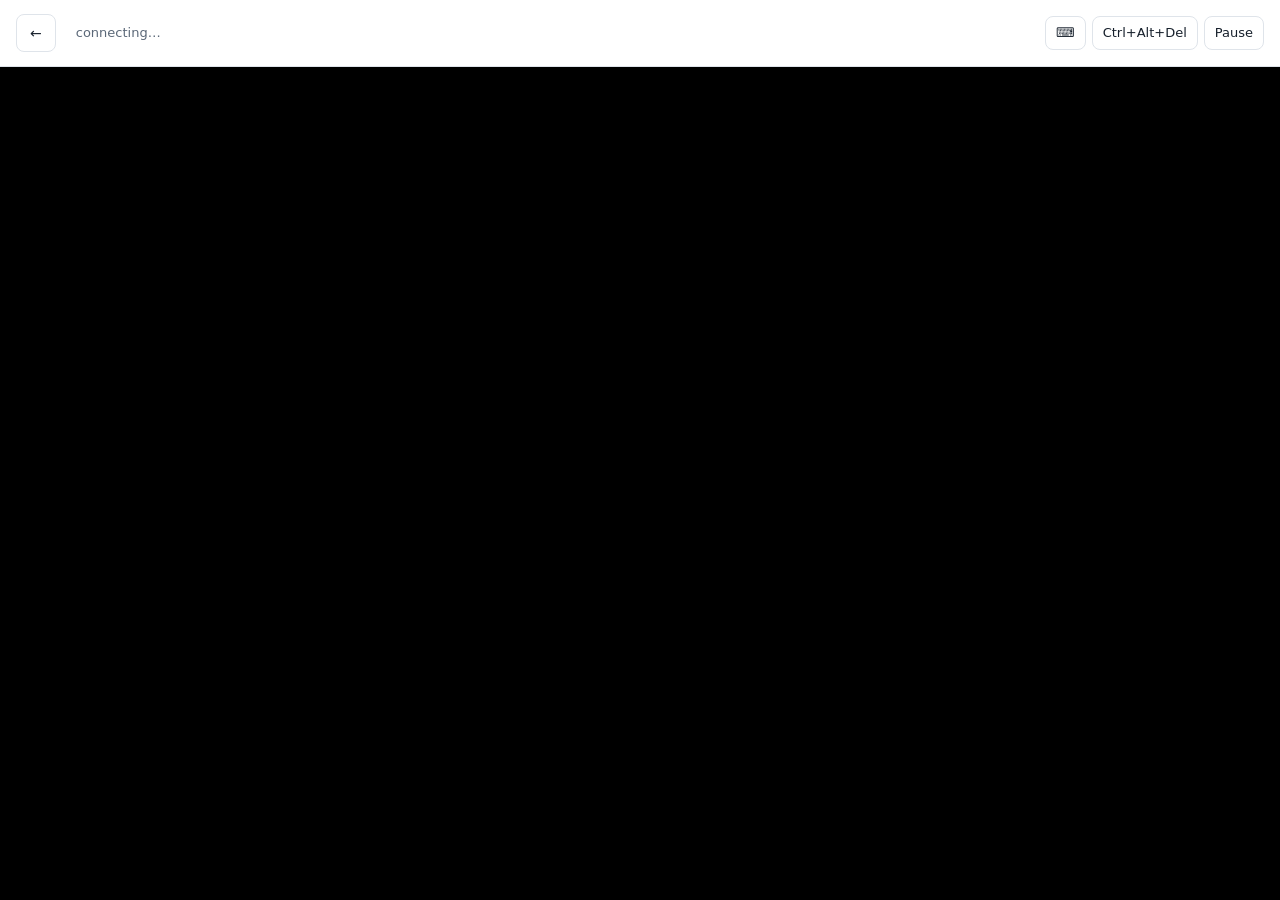
<file: app/src/main/assets/web/console.html>
<!doctype html>
<html lang="en">
<head>
<meta charset="utf-8">
<meta name="viewport" content="width=device-width, initial-scale=1, viewport-fit=cover">
<title>VM Console</title>
<link rel="stylesheet" href="style.css">
<style>
  html, body { height: 100%; }
  body { display: flex; flex-direction: column; background: #000; }
  header { background: var(--card); }
  #screen { flex: 1; min-height: 0; }
  #state { font-size: 13px; }
  .tools { display: flex; gap: 6px; flex-wrap: wrap; }
  .tools button { min-height: 34px; padding: 6px 10px; font-size: 13px; }
  #kbd { position: absolute; opacity: 0; width: 1px; height: 1px; left: -10px; }
</style>
</head>
<body>
<header>
  <div class="row"><a class="btn" href="/">←</a><strong id="title">Console</strong><span id="state" class="muted"></span></div>
  <div class="tools">
    <button id="keyboard">⌨</button>
    <button id="cad">Ctrl+Alt+Del</button>
    <button id="pause">Pause</button>
  </div>
</header>
<div id="screen"></div>
<input id="kbd" autocapitalize="off" autocomplete="off" autocorrect="off" spellcheck="false">
<script type="module">
import RFB from './novnc/core/rfb.js';

const params = new URLSearchParams(location.search);
const vm = params.get('vm');
const port = params.get('port');
const stateEl = document.getElementById('state');
document.getElementById('title').textContent = vm;
document.title = vm + ' – Console';

let rfb;
function connect() {
  stateEl.textContent = 'connecting…';
  rfb = new RFB(document.getElementById('screen'), `ws://127.0.0.1:${port}`, { shared: true });
  rfb.scaleViewport = true;
  rfb.resizeSession = false;
  rfb.background = '#000';
  rfb.addEventListener('connect', () => { stateEl.textContent = 'connected'; });
  rfb.addEventListener('disconnect', () => {
    stateEl.textContent = 'disconnected – retrying';
    setTimeout(connect, 2000);
  });
}
connect();

// Keep the screen on while watching a VM, so it is not auto-paused mid-use.
window.LimosaApp?.keepScreenOn(true);
addEventListener('pagehide', () => window.LimosaApp?.keepScreenOn(false));

document.getElementById('cad').onclick = () => rfb?.sendCtrlAltDel();

// Soft keyboard: focus a hidden input and forward what is typed.
const kbd = document.getElementById('kbd');
document.getElementById('keyboard').onclick = () => { kbd.focus(); };
kbd.addEventListener('input', (e) => {
  const text = kbd.value;
  kbd.value = '';
  for (const ch of text) {
    const code = ch.codePointAt(0);
    const keysym = code < 0x100 ? code : 0x01000000 | code;
    rfb?.sendKey(keysym, null);
  }
});
kbd.addEventListener('keydown', (e) => {
  const map = { Backspace: 0xff08, Enter: 0xff0d, Tab: 0xff09, Escape: 0xff1b,
    ArrowLeft: 0xff51, ArrowUp: 0xff52, ArrowRight: 0xff53, ArrowDown: 0xff54 };
  if (map[e.key]) { rfb?.sendKey(map[e.key], e.code); e.preventDefault(); }
});

const pauseBtn = document.getElementById('pause');
async function vmState() {
  const r = await fetch('/api/vms');
  const list = await r.json();
  return list.find(v => v.name === vm);
}
async function syncPause() {
  const v = await vmState();
  if (!v) return;
  pauseBtn.textContent = v.state === 'paused' ? 'Resume' : 'Pause';
  if (v.state === 'stopped') stateEl.textContent = 'VM is off';
}
pauseBtn.onclick = async () => {
  const v = await vmState();
  const action = v && v.state === 'paused' ? 'resume' : 'pause';
  await fetch(`/api/vms/${encodeURIComponent(vm)}/${action}`, { method: 'POST' });
  syncPause();
};
syncPause();
setInterval(syncPause, 3000);
</script>
</body>
</html>
</file>
<file: app/src/main/assets/web/style.css>
:root {
  --bg: #f4f6f9;
  --card: #ffffff;
  --text: #17202c;
  --muted: #5b6878;
  --line: #dfe4ea;
  --accent: #1f6feb;
  --accent-text: #ffffff;
  --ok: #1a7f37;
  --warn: #9a6700;
  --bad: #cf222e;
  --bar: #e6ebf1;
  --chip: #eef2f7;
  color-scheme: light;
}
@media (prefers-color-scheme: dark) {
  :root:not([data-theme="light"]) {
    --bg: #0e1116;
    --card: #161b22;
    --text: #e6edf3;
    --muted: #8d96a0;
    --line: #2a313b;
    --accent: #4493f8;
    --accent-text: #0e1116;
    --ok: #3fb950;
    --warn: #d29922;
    --bad: #f85149;
    --bar: #252c36;
    --chip: #1f2630;
    color-scheme: dark;
  }
}
:root[data-theme="dark"] {
  --bg: #0e1116; --card: #161b22; --text: #e6edf3; --muted: #8d96a0; --line: #2a313b;
  --accent: #4493f8; --accent-text: #0e1116; --ok: #3fb950; --warn: #d29922; --bad: #f85149;
  --bar: #252c36; --chip: #1f2630; color-scheme: dark;
}

* { box-sizing: border-box; }
html, body { margin: 0; }
body {
  background: var(--bg);
  color: var(--text);
  font: 15px/1.45 system-ui, -apple-system, "Segoe UI", Roboto, sans-serif;
  -webkit-tap-highlight-color: transparent;
}
header {
  display: flex; align-items: center; justify-content: space-between; gap: 12px;
  padding: 14px 16px; position: sticky; top: 0; z-index: 2;
  background: var(--bg); border-bottom: 1px solid var(--line);
}
header h1 { font-size: 19px; margin: 0; letter-spacing: .2px; }
main { max-width: 860px; margin: 0 auto; padding: 12px 16px 48px; }
section { margin-top: 18px; }
h2 {
  font-size: 13px; text-transform: uppercase; letter-spacing: .08em; color: var(--muted);
  margin: 0 0 8px; display: flex; justify-content: space-between; align-items: center;
}
.card {
  background: var(--card); border: 1px solid var(--line); border-radius: 12px;
  padding: 14px; margin-bottom: 10px;
}
.row { display: flex; gap: 10px; align-items: center; flex-wrap: wrap; }
.spread { justify-content: space-between; }
.muted { color: var(--muted); }
.small { font-size: 13px; }
.big { font-size: 26px; font-weight: 650; font-variant-numeric: tabular-nums; }
.grid2 { display: grid; grid-template-columns: repeat(auto-fit, minmax(150px, 1fr)); gap: 12px; }
.bar { height: 10px; border-radius: 6px; background: var(--bar); overflow: hidden; margin: 10px 0 6px; }
.bar > span { display: block; height: 100%; background: var(--accent); border-radius: 6px; min-width: 2px; }
.chip {
  display: inline-block; padding: 2px 9px; border-radius: 999px; font-size: 12px;
  background: var(--chip); color: var(--muted); white-space: nowrap;
}
.chip.running { color: var(--ok); }
.chip.paused { color: var(--warn); }
.chip.starting { color: var(--accent); }
.dot { width: 9px; height: 9px; border-radius: 50%; display: inline-block; background: var(--ok); }
.dot.idle { background: var(--warn); }
button, .btn {
  font: inherit; font-size: 14px; border-radius: 8px; padding: 8px 13px; cursor: pointer;
  border: 1px solid var(--line); background: var(--card); color: var(--text); text-decoration: none;
  min-height: 38px; display: inline-flex; align-items: center;
}
button.primary { background: var(--accent); border-color: var(--accent); color: var(--accent-text); font-weight: 600; }
button.danger { color: var(--bad); }
button:disabled { opacity: .45; cursor: default; }
.actions { display: flex; gap: 8px; flex-wrap: wrap; margin-top: 10px; }
.vm-title { font-weight: 650; font-size: 16px; }
.empty { text-align: center; color: var(--muted); padding: 22px 10px; }
dialog {
  border: 1px solid var(--line); border-radius: 14px; background: var(--card); color: var(--text);
  width: min(520px, calc(100vw - 32px)); padding: 18px;
}
dialog::backdrop { background: rgb(0 0 0 / .45); }
dialog h3 { margin: 0 0 12px; }
label { display: block; font-size: 13px; color: var(--muted); margin: 10px 0 4px; }
label.check { display: flex; gap: 8px; align-items: center; color: var(--text); font-size: 14px; }
input, select {
  font: inherit; width: 100%; padding: 9px 10px; border-radius: 8px; border: 1px solid var(--line);
  background: var(--bg); color: var(--text);
}
input[type=checkbox] { width: auto; }
pre.log {
  background: var(--bg); border: 1px solid var(--line); border-radius: 8px; padding: 10px;
  max-height: 50vh; overflow: auto; font-size: 12px; white-space: pre-wrap; word-break: break-all;
}
#toast {
  position: fixed; left: 16px; right: 16px; bottom: 16px; margin: auto; max-width: 520px;
  background: var(--text); color: var(--bg); padding: 11px 14px; border-radius: 10px;
  opacity: 0; transform: translateY(10px); transition: .2s; pointer-events: none; z-index: 9;
}
#toast.show { opacity: 1; transform: none; }
.notice { border-left: 3px solid var(--warn); }
</file>
